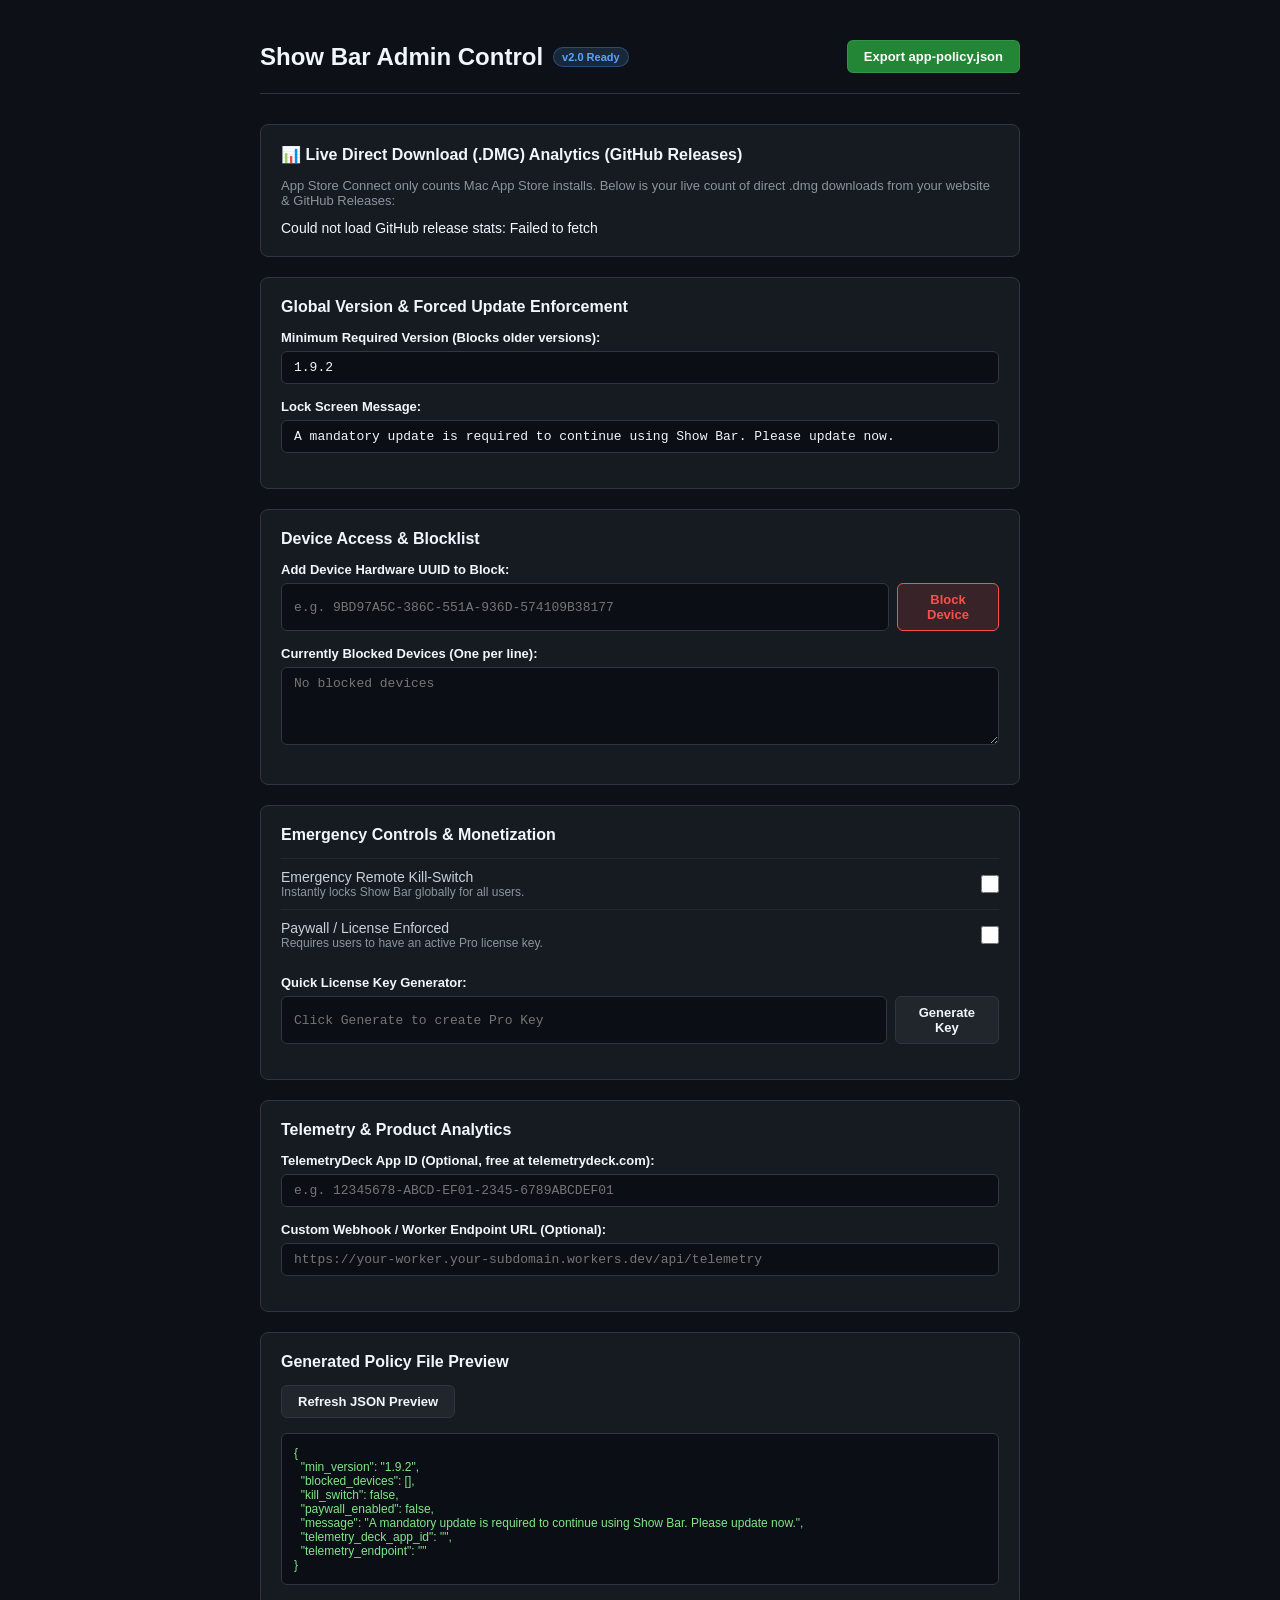
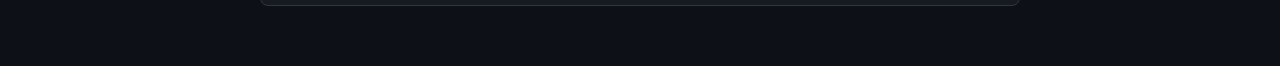
<file: admin.html>
<!DOCTYPE html>
<html lang="en">
<head>
  <meta charset="UTF-8">
  <meta name="viewport" content="width=device-width, initial-scale=1.0">
  <title>Show Bar — Admin Control Panel</title>
  <style>
    :root {
      --bg: #0d1117;
      --card: #161b22;
      --border: #30363d;
      --text: #c9d1d9;
      --text-bright: #f0f6fc;
      --accent: #58a6ff;
      --danger: #f85149;
      --success: #3fb950;
    }
    * { box-sizing: border-box; margin: 0; padding: 0; font-family: -apple-system, BlinkMacSystemFont, "Segoe UI", Helvetica, Arial, sans-serif; }
    body { background: var(--bg); color: var(--text); padding: 40px 20px; display: flex; justify-content: center; }
    .container { max-width: 760px; width: 100%; }
    header { margin-bottom: 30px; display: flex; align-items: center; justify-content: space-between; border-bottom: 1px solid var(--border); padding-bottom: 20px; }
    h1 { font-size: 24px; color: var(--text-bright); display: flex; align-items: center; gap: 10px; }
    .badge { font-size: 11px; padding: 3px 8px; border-radius: 12px; background: rgba(88, 166, 255, 0.15); color: var(--accent); border: 1px solid rgba(88, 166, 255, 0.3); }
    .card { background: var(--card); border: 1px solid var(--border); border-radius: 8px; padding: 20px; margin-bottom: 20px; }
    .card h2 { font-size: 16px; margin-bottom: 14px; color: var(--text-bright); }
    .field { margin-bottom: 15px; }
    label { display: block; font-size: 13px; font-weight: 600; margin-bottom: 6px; color: var(--text-bright); }
    input[type="text"], textarea { width: 100%; background: #0b0e14; border: 1px solid var(--border); border-radius: 6px; padding: 8px 12px; color: var(--text-bright); font-size: 13px; font-family: ui-monospace, SFMono-Regular, monospace; }
    input[type="text"]:focus, textarea:focus { border-color: var(--accent); outline: none; }
    .row { display: flex; gap: 15px; }
    .toggle-row { display: flex; align-items: center; justify-content: space-between; padding: 10px 0; border-top: 1px solid rgba(255,255,255,0.05); }
    .toggle-label { font-size: 14px; }
    .toggle-desc { font-size: 12px; color: #8b949e; }
    input[type="checkbox"] { width: 18px; height: 18px; cursor: pointer; accent-color: var(--accent); }
    .btn { background: #21262d; border: 1px solid var(--border); color: var(--text-bright); padding: 8px 16px; border-radius: 6px; font-size: 13px; font-weight: 600; cursor: pointer; transition: 0.15s; }
    .btn:hover { background: #30363d; border-color: #8b949e; }
    .btn-primary { background: #238636; border-color: rgba(240, 246, 252, 0.1); color: #fff; }
    .btn-primary:hover { background: #2ea043; }
    .btn-danger { background: rgba(248, 81, 73, 0.15); border-color: var(--danger); color: var(--danger); }
    .btn-danger:hover { background: var(--danger); color: #fff; }
    .output-box { margin-top: 15px; }
    pre { background: #0b0e14; border: 1px solid var(--border); padding: 12px; border-radius: 6px; font-size: 12px; color: #7ee787; overflow-x: auto; max-height: 200px; }
  </style>
</head>
<body>
  <div class="container">
    <header>
      <h1>Show Bar Admin Control <span class="badge">v2.0 Ready</span></h1>
      <button class="btn btn-primary" onclick="exportJSON()">Export app-policy.json</button>
    </header>

    <div class="card">
      <h2>📊 Live Direct Download (.DMG) Analytics (GitHub Releases)</h2>
      <p style="font-size: 13px; color: #8b949e; margin-bottom: 12px;">
        App Store Connect only counts Mac App Store installs. Below is your live count of direct <code>.dmg</code> downloads from your website &amp; GitHub Releases:
      </p>
      <div id="downloadStats" style="font-size: 14px; color: var(--text-bright);">Loading live download stats from GitHub API...</div>
    </div>

    <div class="card">
      <h2>Global Version & Forced Update Enforcement</h2>
      <div class="field">
        <label>Minimum Required Version (Blocks older versions):</label>
        <input type="text" id="minVersion" value="1.9.2" placeholder="e.g. 2.0.0">
      </div>
      <div class="field">
        <label>Lock Screen Message:</label>
        <input type="text" id="lockMessage" value="A mandatory update is required to continue using Show Bar. Please update now.">
      </div>
    </div>

    <div class="card">
      <h2>Device Access & Blocklist</h2>
      <div class="field">
        <label>Add Device Hardware UUID to Block:</label>
        <div style="display: flex; gap: 8px;">
          <input type="text" id="newBlockedUUID" placeholder="e.g. 9BD97A5C-386C-551A-936D-574109B38177">
          <button class="btn btn-danger" onclick="addBlocked()">Block Device</button>
        </div>
      </div>
      <div class="field">
        <label>Currently Blocked Devices (One per line):</label>
        <textarea id="blockedList" rows="4" placeholder="No blocked devices"></textarea>
      </div>
    </div>

    <div class="card">
      <h2>Emergency Controls & Monetization</h2>
      <div class="toggle-row">
        <div>
          <div class="toggle-label">Emergency Remote Kill-Switch</div>
          <div class="toggle-desc">Instantly locks Show Bar globally for all users.</div>
        </div>
        <input type="checkbox" id="killSwitch">
      </div>
      <div class="toggle-row">
        <div>
          <div class="toggle-label">Paywall / License Enforced</div>
          <div class="toggle-desc">Requires users to have an active Pro license key.</div>
        </div>
        <input type="checkbox" id="paywallEnabled">
      </div>
      <div class="field" style="margin-top: 15px;">
        <label>Quick License Key Generator:</label>
        <div style="display: flex; gap: 8px;">
          <input type="text" id="genKey" readonly placeholder="Click Generate to create Pro Key">
          <button class="btn" onclick="generateKey()">Generate Key</button>
        </div>
      </div>
    </div>

    <div class="card">
      <h2>Telemetry & Product Analytics</h2>
      <div class="field">
        <label>TelemetryDeck App ID (Optional, free at telemetrydeck.com):</label>
        <input type="text" id="telemetryDeckAppID" placeholder="e.g. 12345678-ABCD-EF01-2345-6789ABCDEF01" oninput="updatePreview()">
      </div>
      <div class="field">
        <label>Custom Webhook / Worker Endpoint URL (Optional):</label>
        <input type="text" id="telemetryEndpoint" placeholder="https://your-worker.your-subdomain.workers.dev/api/telemetry" oninput="updatePreview()">
      </div>
    </div>

    <div class="card">
      <h2>Generated Policy File Preview</h2>
      <button class="btn" onclick="updatePreview()">Refresh JSON Preview</button>
      <div class="output-box">
        <pre id="jsonPreview"></pre>
      </div>
    </div>
  </div>

  <script>
    function getBlockedArray() {
      return document.getElementById('blockedList').value
        .split('\n')
        .map(s => s.trim())
        .filter(s => s.length > 0);
    }

    function addBlocked() {
      const val = document.getElementById('newBlockedUUID').value.trim();
      if (!val) return;
      const arr = getBlockedArray();
      if (!arr.includes(val)) {
        arr.push(val);
        document.getElementById('blockedList').value = arr.join('\n');
      }
      document.getElementById('newBlockedUUID').value = '';
      updatePreview();
    }

    function generateKey() {
      const seg = () => Math.random().toString(36).substring(2, 6).toUpperCase();
      document.getElementById('genKey').value = `SB-PRO-${seg()}-${seg()}-${seg()}`;
    }

    function getPolicyObject() {
      return {
        min_version: document.getElementById('minVersion').value.trim() || '1.9.2',
        blocked_devices: getBlockedArray(),
        kill_switch: document.getElementById('killSwitch').checked,
        paywall_enabled: document.getElementById('paywallEnabled').checked,
        message: document.getElementById('lockMessage').value.trim(),
        telemetry_deck_app_id: (document.getElementById('telemetryDeckAppID') ? document.getElementById('telemetryDeckAppID').value.trim() : ''),
        telemetry_endpoint: (document.getElementById('telemetryEndpoint') ? document.getElementById('telemetryEndpoint').value.trim() : '')
      };
    }

    function updatePreview() {
      const obj = getPolicyObject();
      document.getElementById('jsonPreview').textContent = JSON.stringify(obj, null, 2);
    }

    function exportJSON() {
      const obj = getPolicyObject();
      const blob = new Blob([JSON.stringify(obj, null, 2)], { type: 'application/json' });
      const a = document.createElement('a');
      a.href = URL.createObjectURL(blob);
      a.download = 'app-policy.json';
      a.click();
    }

    async function loadDownloadStats() {
      const box = document.getElementById('downloadStats');
      try {
        const res = await fetch('https://api.github.com/repos/rept0rix/show-bar/releases');
        if (!res.ok) throw new Error('GitHub API status ' + res.status);
        const releases = await res.json();
        let total = 0;
        const rows = releases.map(r => {
          const count = (r.assets || []).reduce((acc, a) => acc + (a.download_count || 0), 0);
          total += count;
          return `<div style="display:flex;justify-content:space-between;padding:4px 0;border-bottom:1px solid rgba(255,255,255,0.05);"><span><code>${r.tag_name}</code> (${r.name || r.tag_name})</span><strong>${count} downloads</strong></div>`;
        }).join('');
        box.innerHTML = `<div style="font-size:20px;font-weight:700;color:var(--success);margin-bottom:10px;">Total Direct DMG Downloads: ${total}</div>` + rows;
      } catch (err) {
        box.textContent = 'Could not load GitHub release stats: ' + err.message;
      }
    }

    updatePreview();
    loadDownloadStats();
  </script>
</body>
</html>
</file>
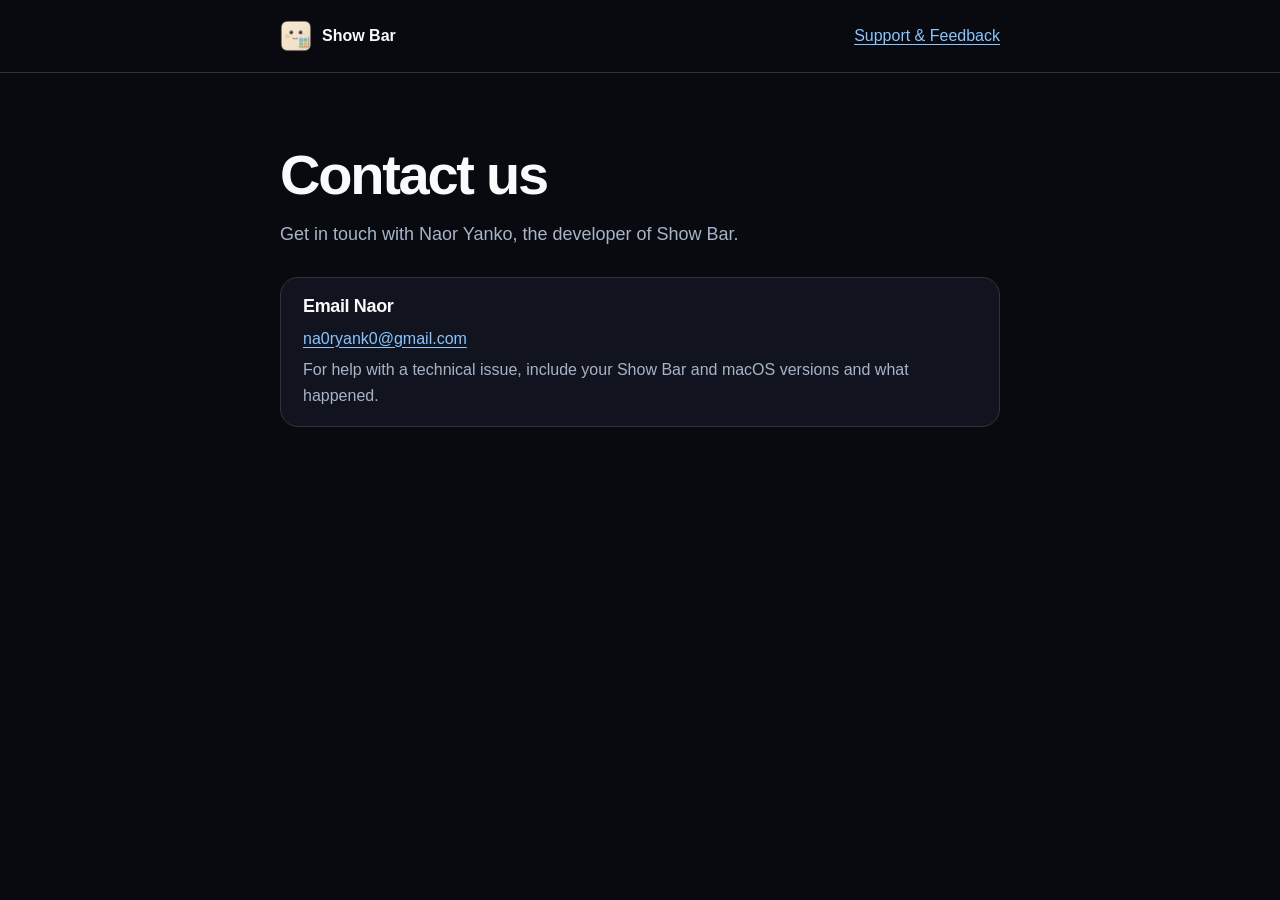
<file: contact.html>
<!doctype html>
<html lang="en">
<head>
  <meta charset="utf-8">
  <meta name="viewport" content="width=device-width, initial-scale=1">
  <meta name="description" content="Contact Naor Yanko with questions or private feedback about Show Bar for macOS.">
  <link rel="canonical" href="https://rept0rix.github.io/show-bar/contact.html">
  <link rel="icon" href="logo.png" type="image/png">
  <link rel="stylesheet" href="support.css">
  <title>Contact Us | Show Bar</title>
</head>
<body>
  <header class="site-header">
    <div class="wrap">
      <a class="brand" href="./"><img src="logo.png" width="32" height="32" alt=""> Show Bar</a>
      <a href="support.html">Support &amp; Feedback</a>
    </div>
  </header>
  <main class="wrap">
    <h1>Contact us</h1>
    <p class="intro">Get in touch with Naor Yanko, the developer of Show Bar.</p>
    <section class="channels channel">
      <h2>Email Naor</h2>
      <a class="contact-email" href="mailto:na0ryank0@gmail.com?subject=Show%20Bar%20Contact">na0ryank0@gmail.com</a>
      <p>For help with a technical issue, include your Show Bar and macOS versions and what happened.</p>
    </section>
  </main>
</body>
</html>
</file>
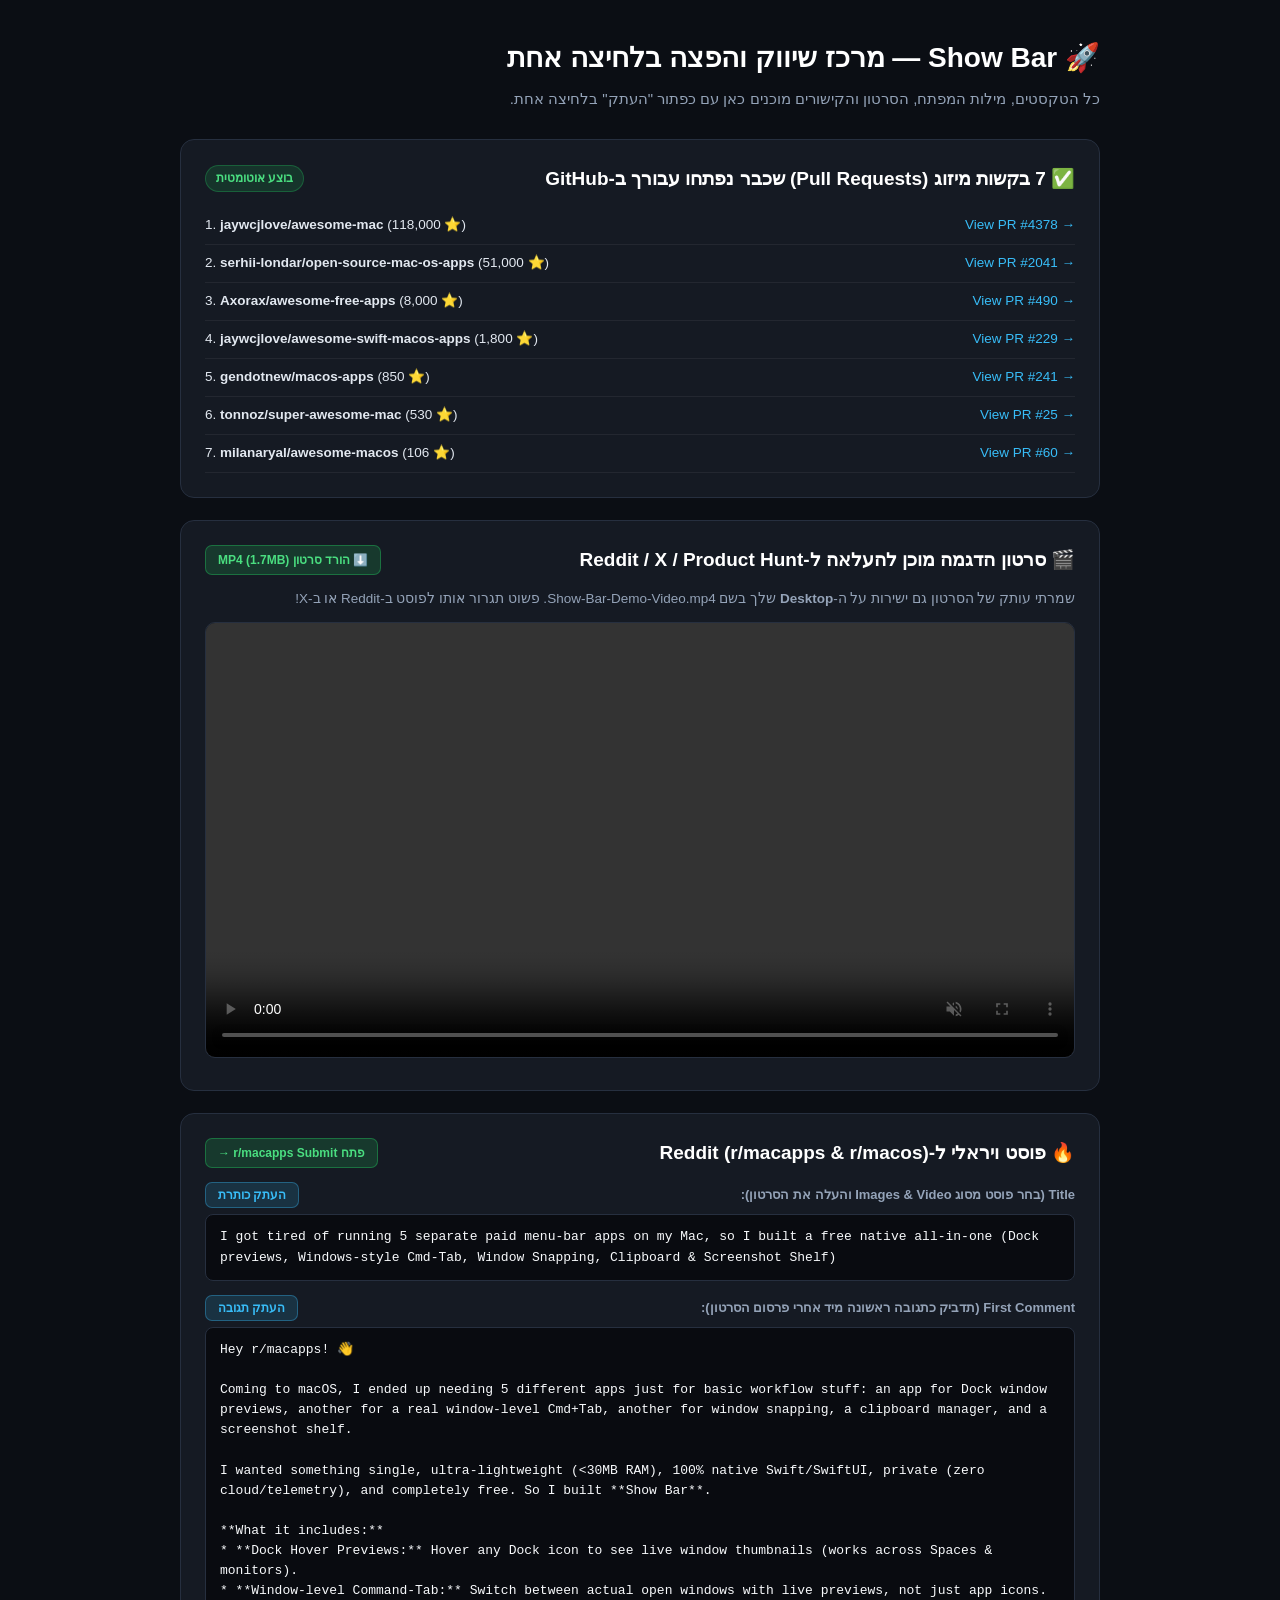
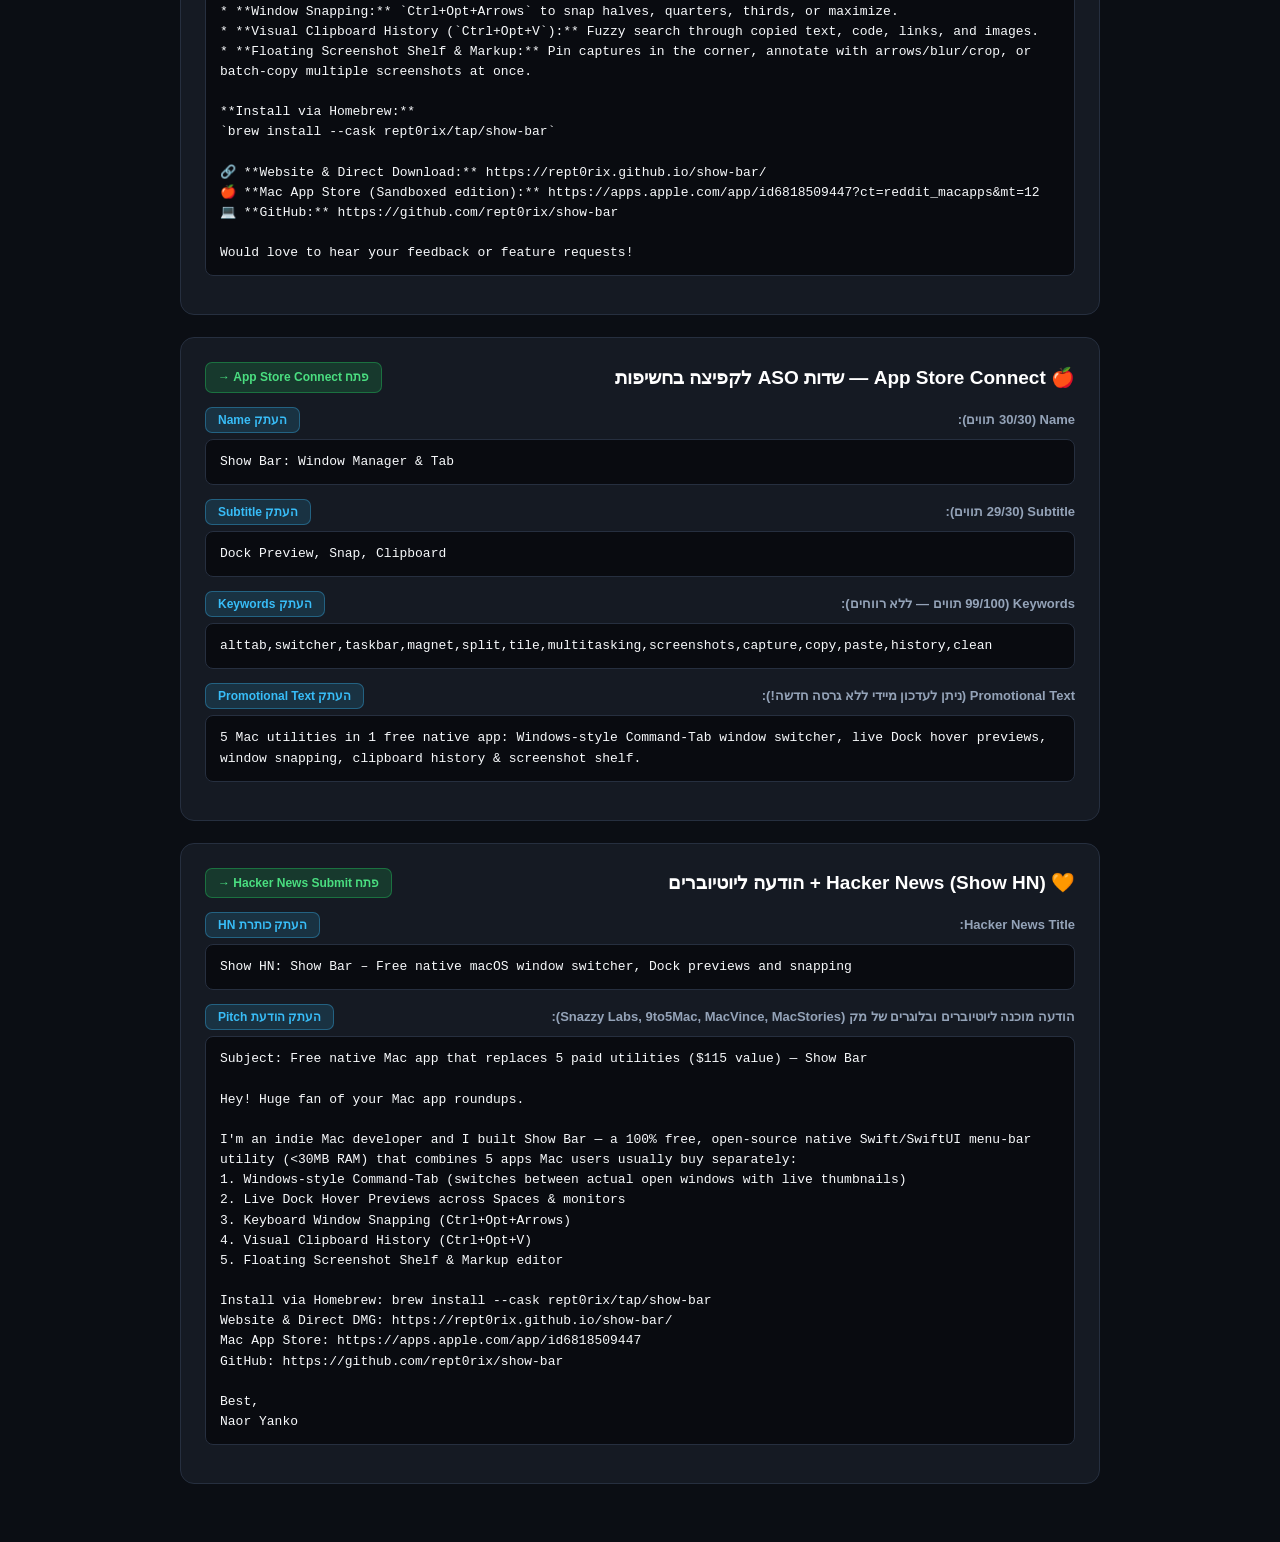
<file: launch-kit.html>
<!DOCTYPE html>
<html lang="he" dir="rtl">
<head>
  <meta charset="UTF-8">
  <meta name="viewport" content="width=device-width, initial-scale=1.0">
  <title>Show Bar — מרכז שיווק והפצה בלחיצה אחת</title>
  <style>
    :root {
      --bg: #0b0e14;
      --card: #151a23;
      --border: #262f3f;
      --text: #e2e8f0;
      --muted: #94a3b8;
      --accent: #38bdf8;
      --green: #22c55e;
    }
    * { box-sizing: border-box; margin: 0; padding: 0; font-family: -apple-system, BlinkMacSystemFont, "SF Pro Text", "Helvetica Neue", sans-serif; }
    body { background: var(--bg); color: var(--text); padding: 36px 20px; line-height: 1.55; }
    .wrap { max-width: 920px; margin: 0 auto; }
    h1 { font-size: 28px; margin-bottom: 8px; color: #fff; }
    .sub { color: var(--muted); font-size: 15px; margin-bottom: 28px; }
    .card { background: var(--card); border: 1px solid var(--border); border-radius: 14px; padding: 24px; margin-bottom: 22px; }
    .card h2 { font-size: 19px; color: #fff; margin-bottom: 14px; display: flex; align-items: center; justify-content: space-between; gap: 10px; flex-wrap: wrap; }
    .badge { font-size: 12px; padding: 3px 10px; border-radius: 99px; background: rgba(34, 197, 94, 0.15); color: #4ade80; border: 1px solid rgba(34, 197, 94, 0.3); }
    .field { margin-bottom: 14px; }
    .field-header { display: flex; justify-content: space-between; align-items: center; margin-bottom: 6px; font-size: 13px; color: var(--muted); font-weight: 600; }
    pre, .copy-box {
      direction: ltr;
      text-align: left;
      background: #090b10;
      border: 1px solid var(--border);
      border-radius: 8px;
      padding: 12px 14px;
      font-size: 13px;
      color: #f8fafc;
      font-family: ui-monospace, SFMono-Regular, Menlo, monospace;
      white-space: pre-wrap;
      word-break: break-word;
    }
    .btn {
      display: inline-flex;
      align-items: center;
      gap: 6px;
      background: rgba(56, 189, 248, 0.15);
      border: 1px solid rgba(56, 189, 248, 0.35);
      color: var(--accent);
      padding: 5px 12px;
      border-radius: 7px;
      font-size: 12px;
      font-weight: 600;
      cursor: pointer;
      text-decoration: none;
      transition: 0.15s;
    }
    .btn:hover { background: rgba(56, 189, 248, 0.25); }
    .btn-green { background: rgba(34, 197, 94, 0.18); border-color: rgba(34, 197, 94, 0.4); color: #4ade80; }
    .pr-list { list-style: none; direction: ltr; text-align: left; }
    .pr-list li { padding: 8px 0; border-bottom: 1px solid rgba(255,255,255,0.06); display: flex; justify-content: space-between; align-items: center; gap: 10px; font-size: 13.5px; }
    .pr-list a { color: var(--accent); text-decoration: none; }
    .pr-list a:hover { text-decoration: underline; }
  </style>
</head>
<body>
  <div class="wrap">
    <h1>🚀 Show Bar — מרכז שיווק והפצה בלחיצה אחת</h1>
    <p class="sub">כל הטקסטים, מילות המפתח, הסרטון והקישורים מוכנים כאן עם כפתור "העתק" בלחיצה אחת.</p>

    <!-- Section 1: Live PRs already submitted -->
    <div class="card">
      <h2>
        <span>✅ 7 בקשות מיזוג (Pull Requests) שכבר נפתחו עבורך ב-GitHub</span>
        <span class="badge">בוצע אוטומטית</span>
      </h2>
      <ul class="pr-list">
        <li><span>1. <strong>jaywcjlove/awesome-mac</strong> (118,000 ⭐)</span> <a href="https://github.com/jaywcjlove/awesome-mac/pull/4378" target="_blank">View PR #4378 &rarr;</a></li>
        <li><span>2. <strong>serhii-londar/open-source-mac-os-apps</strong> (51,000 ⭐)</span> <a href="https://github.com/serhii-londar/open-source-mac-os-apps/pull/2041" target="_blank">View PR #2041 &rarr;</a></li>
        <li><span>3. <strong>Axorax/awesome-free-apps</strong> (8,000 ⭐)</span> <a href="https://github.com/Axorax/awesome-free-apps/pull/490" target="_blank">View PR #490 &rarr;</a></li>
        <li><span>4. <strong>jaywcjlove/awesome-swift-macos-apps</strong> (1,800 ⭐)</span> <a href="https://github.com/jaywcjlove/awesome-swift-macos-apps/pull/229" target="_blank">View PR #229 &rarr;</a></li>
        <li><span>5. <strong>gendotnew/macos-apps</strong> (850 ⭐)</span> <a href="https://github.com/gendotnew/macos-apps/pull/241" target="_blank">View PR #241 &rarr;</a></li>
        <li><span>6. <strong>tonnoz/super-awesome-mac</strong> (530 ⭐)</span> <a href="https://github.com/tonnoz/super-awesome-mac/pull/25" target="_blank">View PR #25 &rarr;</a></li>
        <li><span>7. <strong>milanaryal/awesome-macos</strong> (106 ⭐)</span> <a href="https://github.com/milanaryal/awesome-macos/pull/60" target="_blank">View PR #60 &rarr;</a></li>
      </ul>
    </div>

    <!-- Section 2: Demo Video -->
    <div class="card">
      <h2>
        <span>🎬 סרטון הדגמה מוכן להעלאה ל-Reddit / X / Product Hunt</span>
        <a class="btn btn-green" href="show-bar-demo.mp4" download="Show-Bar-Demo.mp4">⬇️ הורד סרטון MP4 (1.7MB)</a>
      </h2>
      <p style="font-size: 13.5px; color: var(--muted); margin-bottom: 12px;">
        שמרתי עותק של הסרטון גם ישירות על ה-<strong>Desktop</strong> שלך בשם <code>Show-Bar-Demo-Video.mp4</code>. פשוט תגרור אותו לפוסט ב-Reddit או ב-X!
      </p>
      <video src="show-bar-demo.mp4" controls autoplay loop muted playsinline style="width: 100%; border-radius: 10px; border: 1px solid var(--border);"></video>
    </div>

    <!-- Section 3: Reddit r/macapps -->
    <div class="card">
      <h2>
        <span>🔥 פוסט ויראלי ל-Reddit (r/macapps &amp; r/macos)</span>
        <a class="btn btn-green" href="https://www.reddit.com/r/macapps/submit" target="_blank">פתח r/macapps Submit &rarr;</a>
      </h2>
      <div class="field">
        <div class="field-header">
          <span>Title (בחר פוסט מסוג Images &amp; Video והעלה את הסרטון):</span>
          <button class="btn" onclick="copyId('redditTitle', this)">העתק כותרת</button>
        </div>
        <div class="copy-box" id="redditTitle">I got tired of running 5 separate paid menu-bar apps on my Mac, so I built a free native all-in-one (Dock previews, Windows-style Cmd-Tab, Window Snapping, Clipboard &amp; Screenshot Shelf)</div>
      </div>
      <div class="field">
        <div class="field-header">
          <span>First Comment (תדביק כתגובה ראשונה מיד אחרי פרסום הסרטון):</span>
          <button class="btn" onclick="copyId('redditComment', this)">העתק תגובה</button>
        </div>
        <pre id="redditComment">Hey r/macapps! 👋

Coming to macOS, I ended up needing 5 different apps just for basic workflow stuff: an app for Dock window previews, another for a real window-level Cmd+Tab, another for window snapping, a clipboard manager, and a screenshot shelf.

I wanted something single, ultra-lightweight (&lt;30MB RAM), 100% native Swift/SwiftUI, private (zero cloud/telemetry), and completely free. So I built **Show Bar**.

**What it includes:**
* **Dock Hover Previews:** Hover any Dock icon to see live window thumbnails (works across Spaces &amp; monitors).
* **Window-level Command-Tab:** Switch between actual open windows with live previews, not just app icons.
* **Window Snapping:** `Ctrl+Opt+Arrows` to snap halves, quarters, thirds, or maximize.
* **Visual Clipboard History (`Ctrl+Opt+V`):** Fuzzy search through copied text, code, links, and images.
* **Floating Screenshot Shelf &amp; Markup:** Pin captures in the corner, annotate with arrows/blur/crop, or batch-copy multiple screenshots at once.

**Install via Homebrew:**
`brew install --cask rept0rix/tap/show-bar`

🔗 **Website &amp; Direct Download:** https://rept0rix.github.io/show-bar/
🍎 **Mac App Store (Sandboxed edition):** https://apps.apple.com/app/id6818509447?ct=reddit_macapps&amp;mt=12
💻 **GitHub:** https://github.com/rept0rix/show-bar

Would love to hear your feedback or feature requests!</pre>
      </div>
    </div>

    <!-- Section 4: App Store Connect ASO -->
    <div class="card">
      <h2>
        <span>🍎 App Store Connect — שדות ASO לקפיצה בחשיפות</span>
        <a class="btn btn-green" href="https://appstoreconnect.apple.com/apps/6818509447/distribution" target="_blank">פתח App Store Connect &rarr;</a>
      </h2>
      <div class="field">
        <div class="field-header">
          <span>Name (30/30 תווים):</span>
          <button class="btn" onclick="copyId('asoName', this)">העתק Name</button>
        </div>
        <div class="copy-box" id="asoName">Show Bar: Window Manager &amp; Tab</div>
      </div>
      <div class="field">
        <div class="field-header">
          <span>Subtitle (29/30 תווים):</span>
          <button class="btn" onclick="copyId('asoSub', this)">העתק Subtitle</button>
        </div>
        <div class="copy-box" id="asoSub">Dock Preview, Snap, Clipboard</div>
      </div>
      <div class="field">
        <div class="field-header">
          <span>Keywords (99/100 תווים — ללא רווחים):</span>
          <button class="btn" onclick="copyId('asoKw', this)">העתק Keywords</button>
        </div>
        <div class="copy-box" id="asoKw">alttab,switcher,taskbar,magnet,split,tile,multitasking,screenshots,capture,copy,paste,history,clean</div>
      </div>
      <div class="field">
        <div class="field-header">
          <span>Promotional Text (ניתן לעדכון מיידי ללא גרסה חדשה!):</span>
          <button class="btn" onclick="copyId('asoPromo', this)">העתק Promotional Text</button>
        </div>
        <div class="copy-box" id="asoPromo">5 Mac utilities in 1 free native app: Windows-style Command-Tab window switcher, live Dock hover previews, window snapping, clipboard history &amp; screenshot shelf.</div>
      </div>
    </div>

    <!-- Section 5: Hacker News & Creator Pitch -->
    <div class="card">
      <h2>
        <span>🧡 Hacker News (Show HN) + הודעה ליוטיוברים</span>
        <a class="btn btn-green" href="https://news.ycombinator.com/submit" target="_blank">פתח Hacker News Submit &rarr;</a>
      </h2>
      <div class="field">
        <div class="field-header">
          <span>Hacker News Title:</span>
          <button class="btn" onclick="copyId('hnTitle', this)">העתק כותרת HN</button>
        </div>
        <div class="copy-box" id="hnTitle">Show HN: Show Bar – Free native macOS window switcher, Dock previews and snapping</div>
      </div>
      <div class="field">
        <div class="field-header">
          <span>הודעה מוכנה ליוטיוברים ובלוגרים של מק (Snazzy Labs, 9to5Mac, MacVince, MacStories):</span>
          <button class="btn" onclick="copyId('pitchText', this)">העתק הודעת Pitch</button>
        </div>
        <pre id="pitchText">Subject: Free native Mac app that replaces 5 paid utilities ($115 value) — Show Bar

Hey! Huge fan of your Mac app roundups.

I'm an indie Mac developer and I built Show Bar — a 100% free, open-source native Swift/SwiftUI menu-bar utility (&lt;30MB RAM) that combines 5 apps Mac users usually buy separately:
1. Windows-style Command-Tab (switches between actual open windows with live thumbnails)
2. Live Dock Hover Previews across Spaces &amp; monitors
3. Keyboard Window Snapping (Ctrl+Opt+Arrows)
4. Visual Clipboard History (Ctrl+Opt+V)
5. Floating Screenshot Shelf &amp; Markup editor

Install via Homebrew: brew install --cask rept0rix/tap/show-bar
Website &amp; Direct DMG: https://rept0rix.github.io/show-bar/
Mac App Store: https://apps.apple.com/app/id6818509447
GitHub: https://github.com/rept0rix/show-bar

Best,
Naor Yanko</pre>
      </div>
    </div>
  </div>

  <script>
    function copyId(id, btn) {
      const text = document.getElementById(id).innerText;
      navigator.clipboard.writeText(text);
      const old = btn.innerText;
      btn.innerText = '✓ הועתק!';
      setTimeout(() => { btn.innerText = old; }, 1600);
    }
  </script>
</body>
</html>
</file>
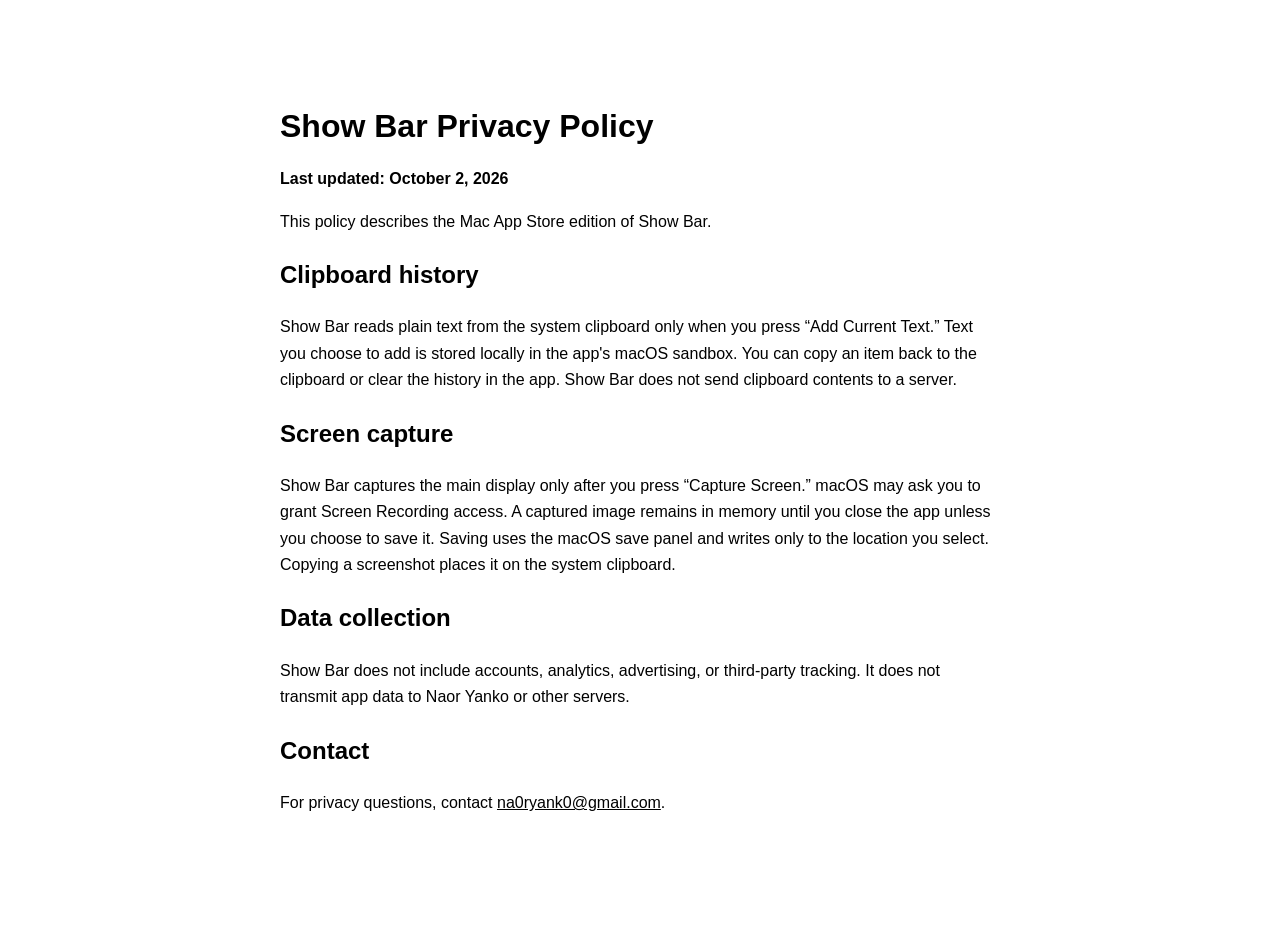
<file: privacy.html>
<!doctype html>
<html lang="en">
<head>
  <meta charset="utf-8">
  <meta name="viewport" content="width=device-width, initial-scale=1">
  <meta name="robots" content="index,follow">
  <title>Show Bar Privacy</title>
  <style>
    :root { color-scheme: light dark; font-family: -apple-system, BlinkMacSystemFont, "Segoe UI", sans-serif; }
    body { max-width: 720px; margin: 12vh auto; padding: 0 24px; line-height: 1.65; }
    h1 { line-height: 1.15; }
    a { color: inherit; }
  </style>
</head>
<body>
  <main>
    <h1>Show Bar Privacy Policy</h1>
    <p><strong>Last updated: October 2, 2026</strong></p>
    <p>This policy describes the Mac App Store edition of Show Bar.</p>
    <h2>Clipboard history</h2>
    <p>Show Bar reads plain text from the system clipboard only when you press “Add Current Text.” Text you choose to add is stored locally in the app's macOS sandbox. You can copy an item back to the clipboard or clear the history in the app. Show Bar does not send clipboard contents to a server.</p>
    <h2>Screen capture</h2>
    <p>Show Bar captures the main display only after you press “Capture Screen.” macOS may ask you to grant Screen Recording access. A captured image remains in memory until you close the app unless you choose to save it. Saving uses the macOS save panel and writes only to the location you select. Copying a screenshot places it on the system clipboard.</p>
    <h2>Data collection</h2>
    <p>Show Bar does not include accounts, analytics, advertising, or third-party tracking. It does not transmit app data to Naor Yanko or other servers.</p>
    <h2>Contact</h2>
    <p>For privacy questions, contact <a href="mailto:na0ryank0@gmail.com">na0ryank0@gmail.com</a>.</p>
  </main>
</body>
</html>
</file>
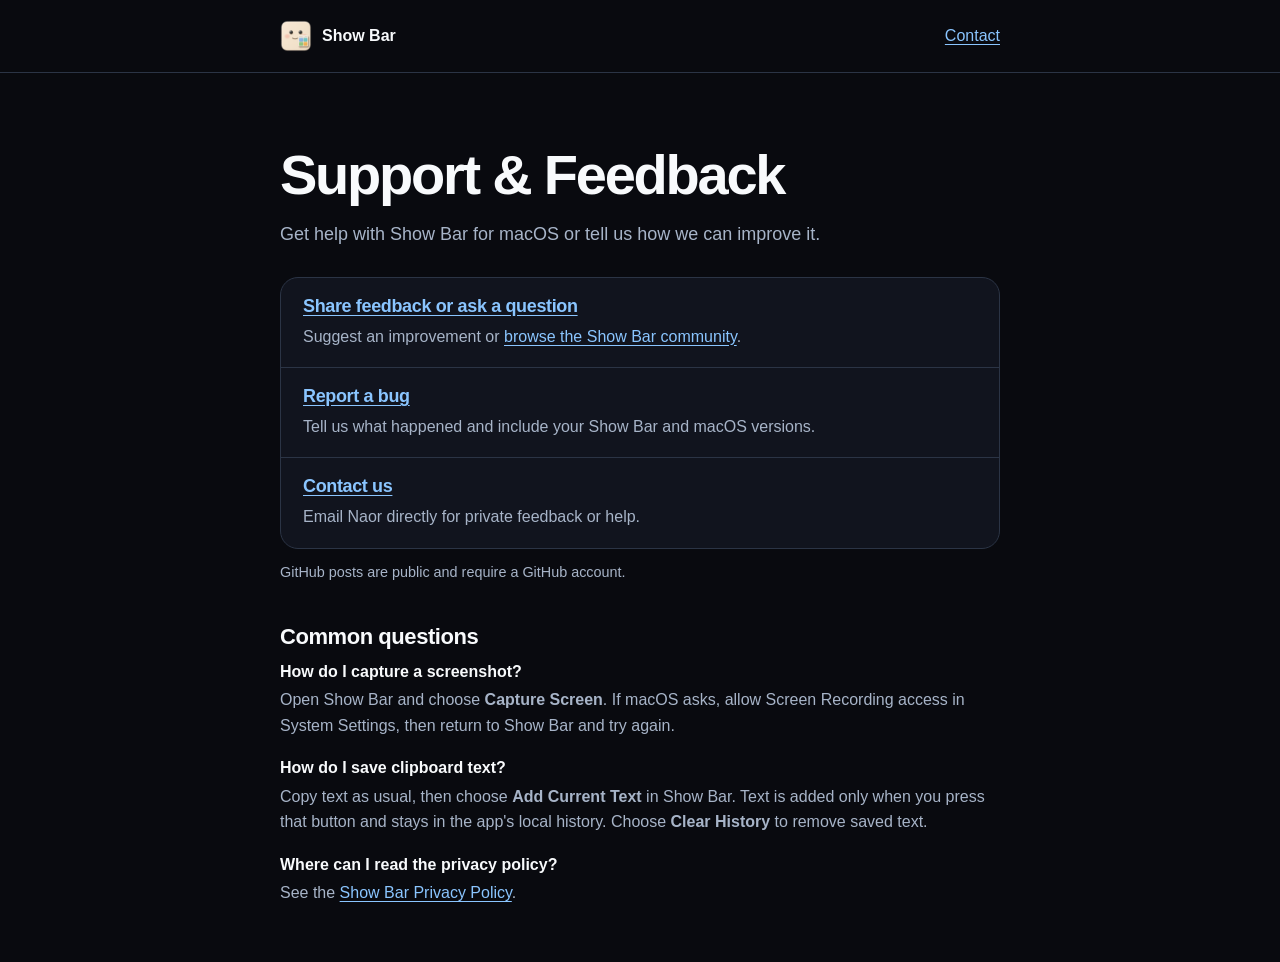
<file: support.html>
<!doctype html>
<html lang="en">
<head>
  <meta charset="utf-8">
  <meta name="viewport" content="width=device-width, initial-scale=1">
  <meta name="robots" content="index,follow">
  <meta name="description" content="Get help with Show Bar for macOS, share feedback, or report a bug.">
  <link rel="canonical" href="https://rept0rix.github.io/show-bar/support.html">
  <link rel="icon" href="logo.png" type="image/png">
  <title>Support &amp; Feedback | Show Bar</title>
  <link rel="stylesheet" href="support.css">
</head>
<body>
  <header class="site-header">
    <div class="wrap">
      <a class="brand" href="./"><img src="logo.png" width="32" height="32" alt=""> Show Bar</a>
      <a href="contact.html">Contact</a>
    </div>
  </header>
  <main class="wrap">
    <h1>Support &amp; Feedback</h1>
    <p class="intro">Get help with Show Bar for macOS or tell us how we can improve it.</p>

    <div class="channels">
      <section class="channel">
        <h2><a href="https://github.com/rept0rix/show-bar/discussions/new">Share feedback or ask a question</a></h2>
        <p>Suggest an improvement or <a href="https://github.com/rept0rix/show-bar/discussions">browse the Show Bar community</a>.</p>
      </section>
      <section class="channel">
        <h2><a href="https://github.com/rept0rix/show-bar/issues/new?template=bug-report.yml">Report a bug</a></h2>
        <p>Tell us what happened and include your Show Bar and macOS versions.</p>
      </section>
      <section class="channel">
        <h2><a href="contact.html">Contact us</a></h2>
        <p>Email Naor directly for private feedback or help.</p>
      </section>
    </div>
    <p class="posting-note">GitHub posts are public and require a GitHub account.</p>

    <section class="faq" aria-labelledby="common-questions">
      <h2 id="common-questions">Common questions</h2>
      <div class="answer">
        <h3>How do I capture a screenshot?</h3>
        <p>Open Show Bar and choose <strong>Capture Screen</strong>. If macOS asks, allow Screen Recording access in System Settings, then return to Show Bar and try again.</p>
      </div>
      <div class="answer">
        <h3>How do I save clipboard text?</h3>
        <p>Copy text as usual, then choose <strong>Add Current Text</strong> in Show Bar. Text is added only when you press that button and stays in the app's local history. Choose <strong>Clear History</strong> to remove saved text.</p>
      </div>
      <div class="answer">
        <h3>Where can I read the privacy policy?</h3>
        <p>See the <a href="privacy.html">Show Bar Privacy Policy</a>.</p>
      </div>
    </section>
  </main>
</body>
</html>
</file>
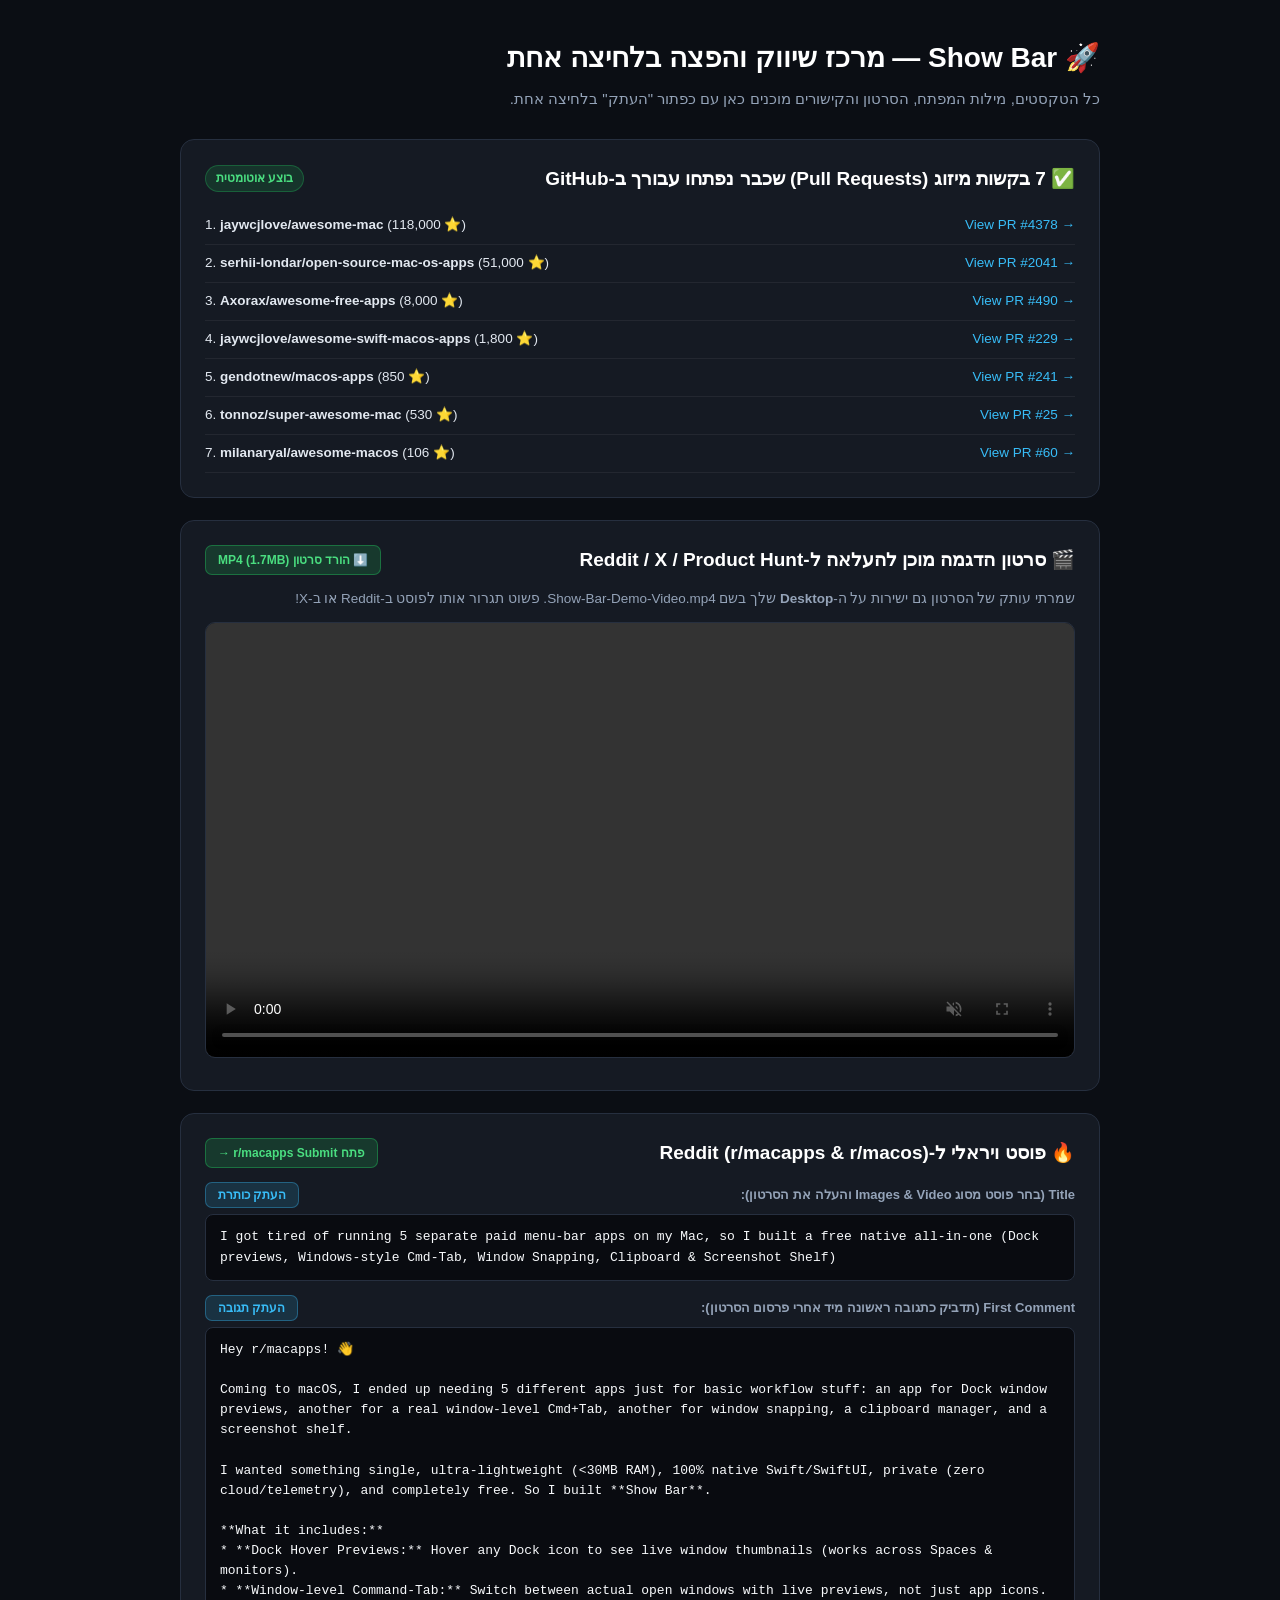
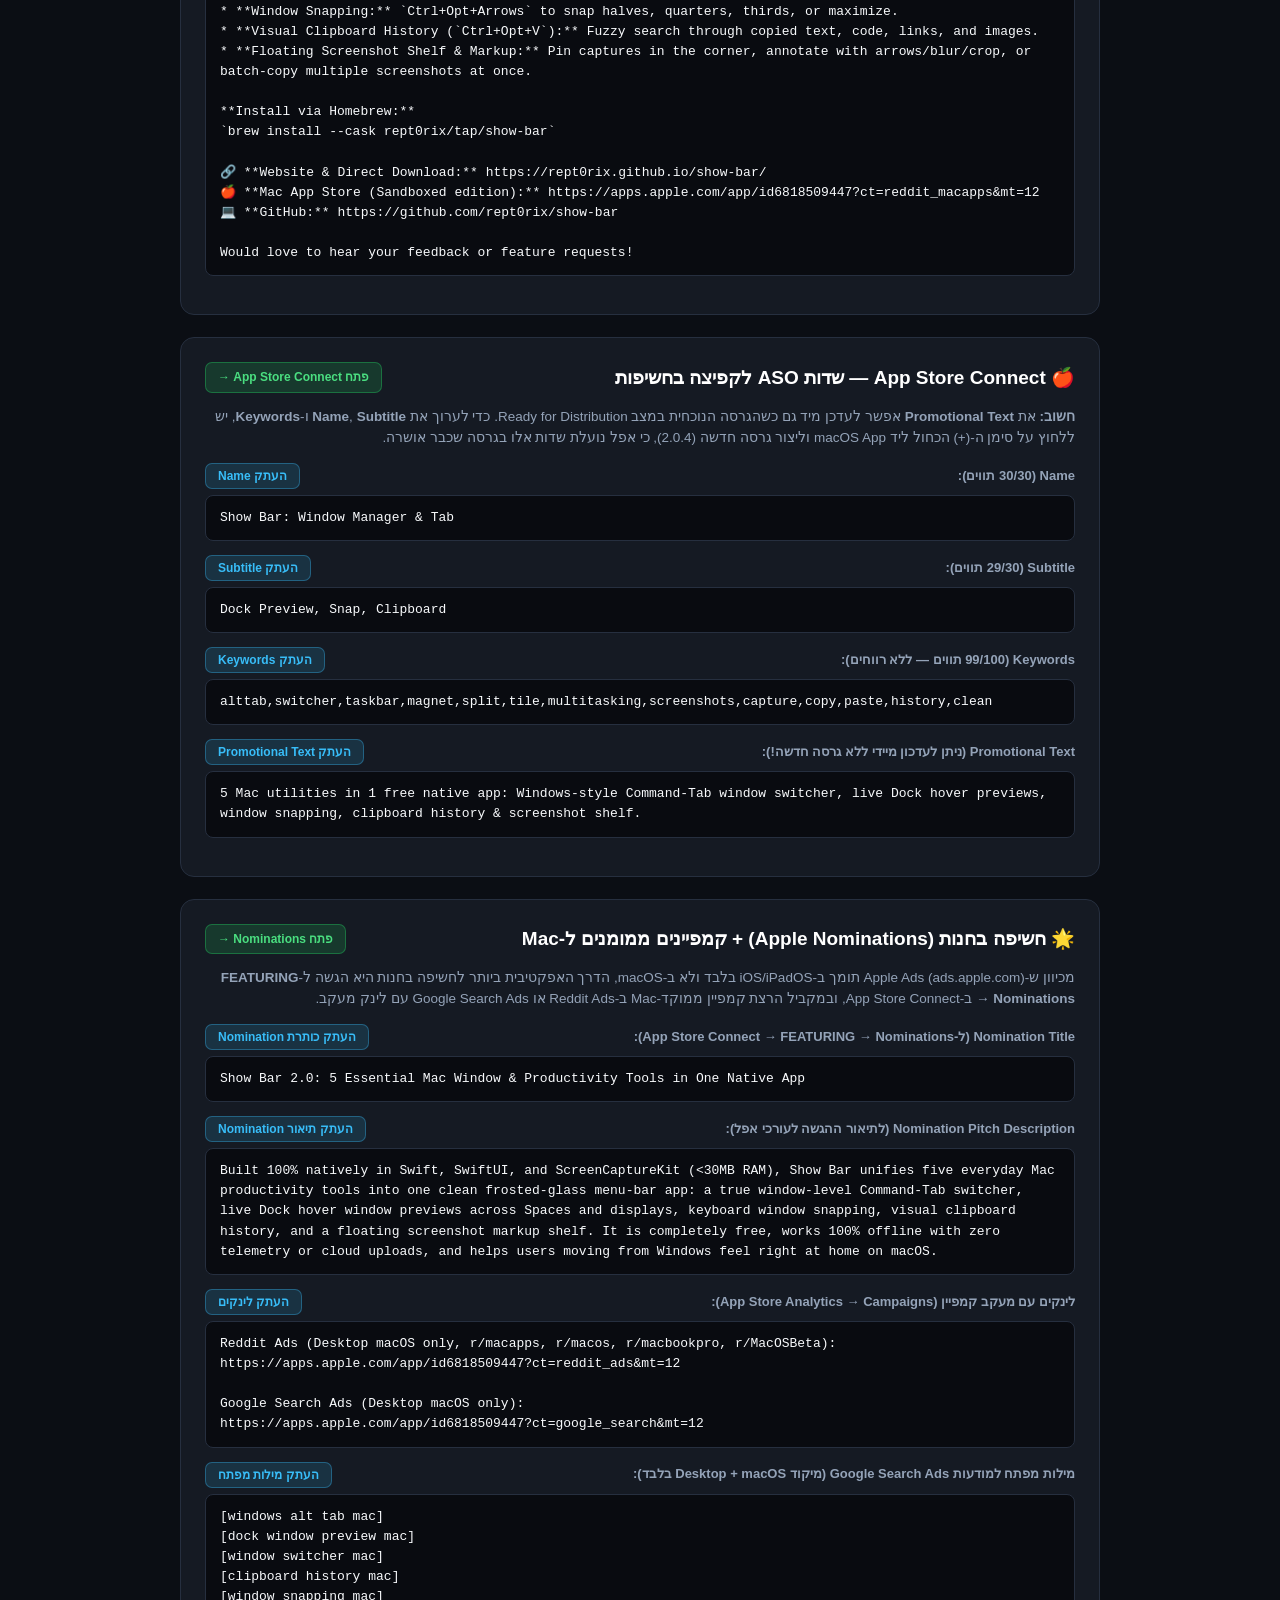
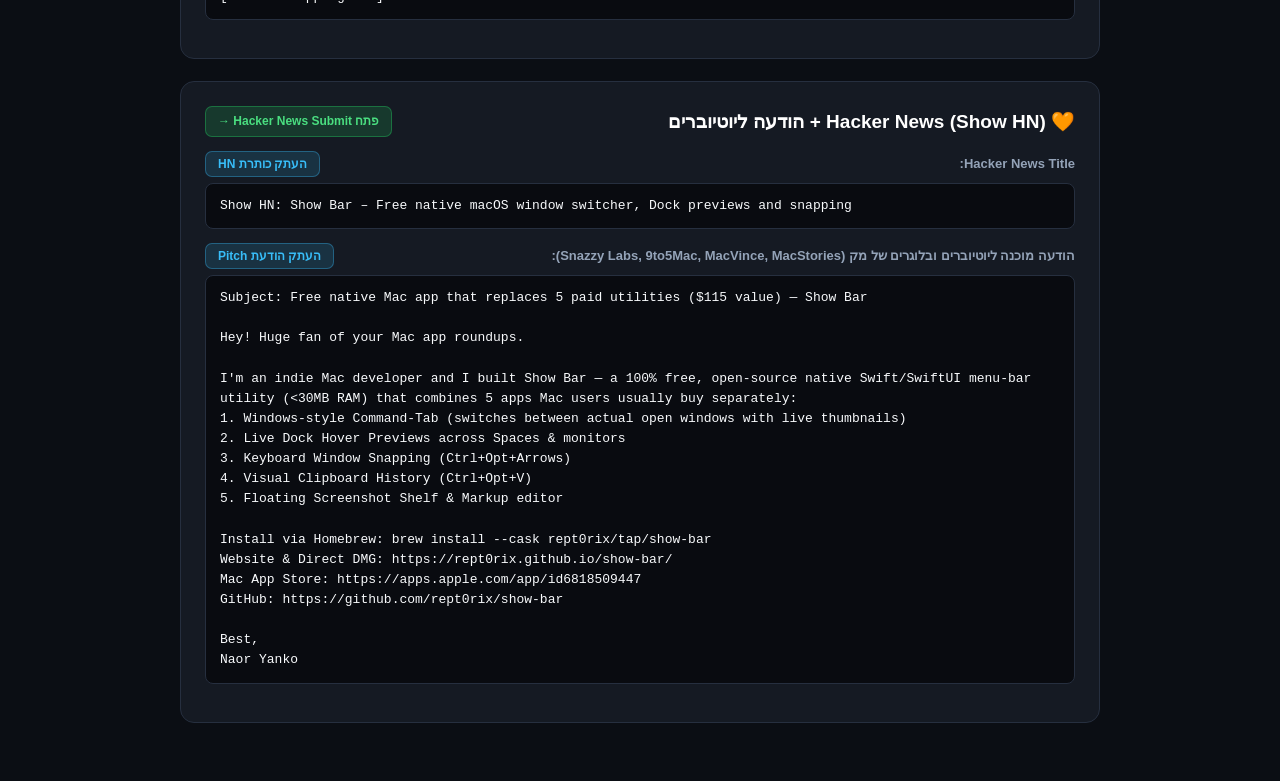
<file: site/launch-kit.html>
<!DOCTYPE html>
<html lang="he" dir="rtl">
<head>
  <meta charset="UTF-8">
  <meta name="viewport" content="width=device-width, initial-scale=1.0">
  <title>Show Bar — מרכז שיווק והפצה בלחיצה אחת</title>
  <style>
    :root {
      --bg: #0b0e14;
      --card: #151a23;
      --border: #262f3f;
      --text: #e2e8f0;
      --muted: #94a3b8;
      --accent: #38bdf8;
      --green: #22c55e;
    }
    * { box-sizing: border-box; margin: 0; padding: 0; font-family: -apple-system, BlinkMacSystemFont, "SF Pro Text", "Helvetica Neue", sans-serif; }
    body { background: var(--bg); color: var(--text); padding: 36px 20px; line-height: 1.55; }
    .wrap { max-width: 920px; margin: 0 auto; }
    h1 { font-size: 28px; margin-bottom: 8px; color: #fff; }
    .sub { color: var(--muted); font-size: 15px; margin-bottom: 28px; }
    .card { background: var(--card); border: 1px solid var(--border); border-radius: 14px; padding: 24px; margin-bottom: 22px; }
    .card h2 { font-size: 19px; color: #fff; margin-bottom: 14px; display: flex; align-items: center; justify-content: space-between; gap: 10px; flex-wrap: wrap; }
    .badge { font-size: 12px; padding: 3px 10px; border-radius: 99px; background: rgba(34, 197, 94, 0.15); color: #4ade80; border: 1px solid rgba(34, 197, 94, 0.3); }
    .field { margin-bottom: 14px; }
    .field-header { display: flex; justify-content: space-between; align-items: center; margin-bottom: 6px; font-size: 13px; color: var(--muted); font-weight: 600; }
    pre, .copy-box {
      direction: ltr;
      text-align: left;
      background: #090b10;
      border: 1px solid var(--border);
      border-radius: 8px;
      padding: 12px 14px;
      font-size: 13px;
      color: #f8fafc;
      font-family: ui-monospace, SFMono-Regular, Menlo, monospace;
      white-space: pre-wrap;
      word-break: break-word;
    }
    .btn {
      display: inline-flex;
      align-items: center;
      gap: 6px;
      background: rgba(56, 189, 248, 0.15);
      border: 1px solid rgba(56, 189, 248, 0.35);
      color: var(--accent);
      padding: 5px 12px;
      border-radius: 7px;
      font-size: 12px;
      font-weight: 600;
      cursor: pointer;
      text-decoration: none;
      transition: 0.15s;
    }
    .btn:hover { background: rgba(56, 189, 248, 0.25); }
    .btn-green { background: rgba(34, 197, 94, 0.18); border-color: rgba(34, 197, 94, 0.4); color: #4ade80; }
    .pr-list { list-style: none; direction: ltr; text-align: left; }
    .pr-list li { padding: 8px 0; border-bottom: 1px solid rgba(255,255,255,0.06); display: flex; justify-content: space-between; align-items: center; gap: 10px; font-size: 13.5px; }
    .pr-list a { color: var(--accent); text-decoration: none; }
    .pr-list a:hover { text-decoration: underline; }
  </style>
</head>
<body>
  <div class="wrap">
    <h1>🚀 Show Bar — מרכז שיווק והפצה בלחיצה אחת</h1>
    <p class="sub">כל הטקסטים, מילות המפתח, הסרטון והקישורים מוכנים כאן עם כפתור "העתק" בלחיצה אחת.</p>

    <!-- Section 1: Live PRs already submitted -->
    <div class="card">
      <h2>
        <span>✅ 7 בקשות מיזוג (Pull Requests) שכבר נפתחו עבורך ב-GitHub</span>
        <span class="badge">בוצע אוטומטית</span>
      </h2>
      <ul class="pr-list">
        <li><span>1. <strong>jaywcjlove/awesome-mac</strong> (118,000 ⭐)</span> <a href="https://github.com/jaywcjlove/awesome-mac/pull/4378" target="_blank">View PR #4378 &rarr;</a></li>
        <li><span>2. <strong>serhii-londar/open-source-mac-os-apps</strong> (51,000 ⭐)</span> <a href="https://github.com/serhii-londar/open-source-mac-os-apps/pull/2041" target="_blank">View PR #2041 &rarr;</a></li>
        <li><span>3. <strong>Axorax/awesome-free-apps</strong> (8,000 ⭐)</span> <a href="https://github.com/Axorax/awesome-free-apps/pull/490" target="_blank">View PR #490 &rarr;</a></li>
        <li><span>4. <strong>jaywcjlove/awesome-swift-macos-apps</strong> (1,800 ⭐)</span> <a href="https://github.com/jaywcjlove/awesome-swift-macos-apps/pull/229" target="_blank">View PR #229 &rarr;</a></li>
        <li><span>5. <strong>gendotnew/macos-apps</strong> (850 ⭐)</span> <a href="https://github.com/gendotnew/macos-apps/pull/241" target="_blank">View PR #241 &rarr;</a></li>
        <li><span>6. <strong>tonnoz/super-awesome-mac</strong> (530 ⭐)</span> <a href="https://github.com/tonnoz/super-awesome-mac/pull/25" target="_blank">View PR #25 &rarr;</a></li>
        <li><span>7. <strong>milanaryal/awesome-macos</strong> (106 ⭐)</span> <a href="https://github.com/milanaryal/awesome-macos/pull/60" target="_blank">View PR #60 &rarr;</a></li>
      </ul>
    </div>

    <!-- Section 2: Demo Video -->
    <div class="card">
      <h2>
        <span>🎬 סרטון הדגמה מוכן להעלאה ל-Reddit / X / Product Hunt</span>
        <a class="btn btn-green" href="show-bar-demo.mp4" download="Show-Bar-Demo.mp4">⬇️ הורד סרטון MP4 (1.7MB)</a>
      </h2>
      <p style="font-size: 13.5px; color: var(--muted); margin-bottom: 12px;">
        שמרתי עותק של הסרטון גם ישירות על ה-<strong>Desktop</strong> שלך בשם <code>Show-Bar-Demo-Video.mp4</code>. פשוט תגרור אותו לפוסט ב-Reddit או ב-X!
      </p>
      <video src="show-bar-demo.mp4" controls autoplay loop muted playsinline style="width: 100%; border-radius: 10px; border: 1px solid var(--border);"></video>
    </div>

    <!-- Section 3: Reddit r/macapps -->
    <div class="card">
      <h2>
        <span>🔥 פוסט ויראלי ל-Reddit (r/macapps &amp; r/macos)</span>
        <a class="btn btn-green" href="https://www.reddit.com/r/macapps/submit" target="_blank">פתח r/macapps Submit &rarr;</a>
      </h2>
      <div class="field">
        <div class="field-header">
          <span>Title (בחר פוסט מסוג Images &amp; Video והעלה את הסרטון):</span>
          <button class="btn" onclick="copyId('redditTitle', this)">העתק כותרת</button>
        </div>
        <div class="copy-box" id="redditTitle">I got tired of running 5 separate paid menu-bar apps on my Mac, so I built a free native all-in-one (Dock previews, Windows-style Cmd-Tab, Window Snapping, Clipboard &amp; Screenshot Shelf)</div>
      </div>
      <div class="field">
        <div class="field-header">
          <span>First Comment (תדביק כתגובה ראשונה מיד אחרי פרסום הסרטון):</span>
          <button class="btn" onclick="copyId('redditComment', this)">העתק תגובה</button>
        </div>
        <pre id="redditComment">Hey r/macapps! 👋

Coming to macOS, I ended up needing 5 different apps just for basic workflow stuff: an app for Dock window previews, another for a real window-level Cmd+Tab, another for window snapping, a clipboard manager, and a screenshot shelf.

I wanted something single, ultra-lightweight (&lt;30MB RAM), 100% native Swift/SwiftUI, private (zero cloud/telemetry), and completely free. So I built **Show Bar**.

**What it includes:**
* **Dock Hover Previews:** Hover any Dock icon to see live window thumbnails (works across Spaces &amp; monitors).
* **Window-level Command-Tab:** Switch between actual open windows with live previews, not just app icons.
* **Window Snapping:** `Ctrl+Opt+Arrows` to snap halves, quarters, thirds, or maximize.
* **Visual Clipboard History (`Ctrl+Opt+V`):** Fuzzy search through copied text, code, links, and images.
* **Floating Screenshot Shelf &amp; Markup:** Pin captures in the corner, annotate with arrows/blur/crop, or batch-copy multiple screenshots at once.

**Install via Homebrew:**
`brew install --cask rept0rix/tap/show-bar`

🔗 **Website &amp; Direct Download:** https://rept0rix.github.io/show-bar/
🍎 **Mac App Store (Sandboxed edition):** https://apps.apple.com/app/id6818509447?ct=reddit_macapps&amp;mt=12
💻 **GitHub:** https://github.com/rept0rix/show-bar

Would love to hear your feedback or feature requests!</pre>
      </div>
    </div>

    <!-- Section 4: App Store Connect ASO -->
    <div class="card">
      <h2>
        <span>🍎 App Store Connect — שדות ASO לקפיצה בחשיפות</span>
        <a class="btn btn-green" href="https://appstoreconnect.apple.com/apps/6818509447/distribution" target="_blank">פתח App Store Connect &rarr;</a>
      </h2>
      <p style="font-size: 13.5px; color: var(--muted); margin-bottom: 14px;">
        <strong>חשוב:</strong> את <strong>Promotional Text</strong> אפשר לעדכן מיד גם כשהגרסה הנוכחית במצב <code>Ready for Distribution</code>. כדי לערוך את <strong>Name</strong>, <strong>Subtitle</strong> ו-<strong>Keywords</strong>, יש ללחוץ על סימן ה-<code>(+)</code> הכחול ליד <code>macOS App</code> וליצור גרסה חדשה (<code>2.0.4</code>), כי אפל נועלת שדות אלו בגרסה שכבר אושרה.
      </p>
      <div class="field">
        <div class="field-header">
          <span>Name (30/30 תווים):</span>
          <button class="btn" onclick="copyId('asoName', this)">העתק Name</button>
        </div>
        <div class="copy-box" id="asoName">Show Bar: Window Manager &amp; Tab</div>
      </div>
      <div class="field">
        <div class="field-header">
          <span>Subtitle (29/30 תווים):</span>
          <button class="btn" onclick="copyId('asoSub', this)">העתק Subtitle</button>
        </div>
        <div class="copy-box" id="asoSub">Dock Preview, Snap, Clipboard</div>
      </div>
      <div class="field">
        <div class="field-header">
          <span>Keywords (99/100 תווים — ללא רווחים):</span>
          <button class="btn" onclick="copyId('asoKw', this)">העתק Keywords</button>
        </div>
        <div class="copy-box" id="asoKw">alttab,switcher,taskbar,magnet,split,tile,multitasking,screenshots,capture,copy,paste,history,clean</div>
      </div>
      <div class="field">
        <div class="field-header">
          <span>Promotional Text (ניתן לעדכון מיידי ללא גרסה חדשה!):</span>
          <button class="btn" onclick="copyId('asoPromo', this)">העתק Promotional Text</button>
        </div>
        <div class="copy-box" id="asoPromo">5 Mac utilities in 1 free native app: Windows-style Command-Tab window switcher, live Dock hover previews, window snapping, clipboard history &amp; screenshot shelf.</div>
      </div>
    </div>

    <!-- Section 4.5: Apple Featuring Nominations & Paid Campaign Setup -->
    <div class="card">
      <h2>
        <span>🌟 חשיפה בחנות (Apple Nominations) + קמפיינים ממומנים ל-Mac</span>
        <a class="btn btn-green" href="https://appstoreconnect.apple.com/apps/6818509447/distribution/nominations" target="_blank">פתח Nominations &rarr;</a>
      </h2>
      <p style="font-size: 13.5px; color: var(--muted); margin-bottom: 14px;">
        מכיוון ש-Apple Ads (<code>ads.apple.com</code>) תומך ב-iOS/iPadOS בלבד ולא ב-macOS, הדרך האפקטיבית ביותר לחשיפה בחנות היא הגשה ל-<strong>FEATURING &rarr; Nominations</strong> ב-App Store Connect, ובמקביל הרצת קמפיין ממוקד-Mac ב-Reddit Ads או Google Search Ads עם לינק מעקב.
      </p>
      <div class="field">
        <div class="field-header">
          <span>Nomination Title (ל-App Store Connect &rarr; FEATURING &rarr; Nominations):</span>
          <button class="btn" onclick="copyId('nomTitle', this)">העתק כותרת Nomination</button>
        </div>
        <div class="copy-box" id="nomTitle">Show Bar 2.0: 5 Essential Mac Window &amp; Productivity Tools in One Native App</div>
      </div>
      <div class="field">
        <div class="field-header">
          <span>Nomination Pitch Description (לתיאור ההגשה לעורכי אפל):</span>
          <button class="btn" onclick="copyId('nomDesc', this)">העתק תיאור Nomination</button>
        </div>
        <pre id="nomDesc">Built 100% natively in Swift, SwiftUI, and ScreenCaptureKit (&lt;30MB RAM), Show Bar unifies five everyday Mac productivity tools into one clean frosted-glass menu-bar app: a true window-level Command-Tab switcher, live Dock hover window previews across Spaces and displays, keyboard window snapping, visual clipboard history, and a floating screenshot markup shelf. It is completely free, works 100% offline with zero telemetry or cloud uploads, and helps users moving from Windows feel right at home on macOS.</pre>
      </div>
      <div class="field">
        <div class="field-header">
          <span>לינקים עם מעקב קמפיין (App Store Analytics &rarr; Campaigns):</span>
          <button class="btn" onclick="copyId('paidLinks', this)">העתק לינקים</button>
        </div>
        <pre id="paidLinks">Reddit Ads (Desktop macOS only, r/macapps, r/macos, r/macbookpro, r/MacOSBeta):
https://apps.apple.com/app/id6818509447?ct=reddit_ads&amp;mt=12

Google Search Ads (Desktop macOS only):
https://apps.apple.com/app/id6818509447?ct=google_search&amp;mt=12</pre>
      </div>
      <div class="field">
        <div class="field-header">
          <span>מילות מפתח למודעות Google Search Ads (מיקוד Desktop + macOS בלבד):</span>
          <button class="btn" onclick="copyId('googleAdsKw', this)">העתק מילות מפתח</button>
        </div>
        <pre id="googleAdsKw">[windows alt tab mac]
[dock window preview mac]
[window switcher mac]
[clipboard history mac]
[window snapping mac]</pre>
      </div>
    </div>

    <!-- Section 5: Hacker News & Creator Pitch -->
    <div class="card">
      <h2>
        <span>🧡 Hacker News (Show HN) + הודעה ליוטיוברים</span>
        <a class="btn btn-green" href="https://news.ycombinator.com/submit" target="_blank">פתח Hacker News Submit &rarr;</a>
      </h2>
      <div class="field">
        <div class="field-header">
          <span>Hacker News Title:</span>
          <button class="btn" onclick="copyId('hnTitle', this)">העתק כותרת HN</button>
        </div>
        <div class="copy-box" id="hnTitle">Show HN: Show Bar – Free native macOS window switcher, Dock previews and snapping</div>
      </div>
      <div class="field">
        <div class="field-header">
          <span>הודעה מוכנה ליוטיוברים ובלוגרים של מק (Snazzy Labs, 9to5Mac, MacVince, MacStories):</span>
          <button class="btn" onclick="copyId('pitchText', this)">העתק הודעת Pitch</button>
        </div>
        <pre id="pitchText">Subject: Free native Mac app that replaces 5 paid utilities ($115 value) — Show Bar

Hey! Huge fan of your Mac app roundups.

I'm an indie Mac developer and I built Show Bar — a 100% free, open-source native Swift/SwiftUI menu-bar utility (&lt;30MB RAM) that combines 5 apps Mac users usually buy separately:
1. Windows-style Command-Tab (switches between actual open windows with live thumbnails)
2. Live Dock Hover Previews across Spaces &amp; monitors
3. Keyboard Window Snapping (Ctrl+Opt+Arrows)
4. Visual Clipboard History (Ctrl+Opt+V)
5. Floating Screenshot Shelf &amp; Markup editor

Install via Homebrew: brew install --cask rept0rix/tap/show-bar
Website &amp; Direct DMG: https://rept0rix.github.io/show-bar/
Mac App Store: https://apps.apple.com/app/id6818509447
GitHub: https://github.com/rept0rix/show-bar

Best,
Naor Yanko</pre>
      </div>
    </div>
  </div>

  <script>
    function copyId(id, btn) {
      const text = document.getElementById(id).innerText;
      navigator.clipboard.writeText(text);
      const old = btn.innerText;
      btn.innerText = '✓ הועתק!';
      setTimeout(() => { btn.innerText = old; }, 1600);
    }
  </script>
</body>
</html>
</file>
<file: support.css>
:root {
  color-scheme: dark;
  --background: #090a0f;
  --surface: #11141e;
  --border: #2b3445;
  --text: #f8fafc;
  --muted: #a7b4c8;
  --accent: #8ac5ff;
  font-family: -apple-system, BlinkMacSystemFont, "Segoe UI", sans-serif;
}
* { box-sizing: border-box; }
body { margin: 0; background: var(--background); color: var(--text); line-height: 1.6; }
.wrap { width: min(100% - 40px, 720px); margin: 0 auto; }
.site-header { padding: 20px 0; border-bottom: 1px solid var(--border); }
.site-header .wrap { display: flex; align-items: center; justify-content: space-between; gap: 16px; flex-wrap: wrap; }
.brand { display: inline-flex; align-items: center; gap: 10px; color: var(--text); font-weight: 600; text-decoration: none; }
.brand img { border-radius: 8px; }
main { padding: clamp(32px, 7vw, 68px) 0 56px; }
h1, h2, h3 { line-height: 1.2; }
h1 { margin: 0; font-size: clamp(2rem, 7vw, 3.5rem); letter-spacing: -0.04em; }
h2 { margin: 0 0 12px; font-size: 1.375rem; letter-spacing: -0.02em; }
h3 { margin: 0; font-size: 1rem; }
p { margin: 0; color: var(--muted); }
.intro { margin: 12px 0 28px; font-size: 1.125rem; }
a { color: var(--accent); text-underline-offset: 3px; }
a:focus-visible { outline: 2px solid var(--accent); outline-offset: 4px; border-radius: 3px; }
.channels { background: var(--surface); border: 1px solid var(--border); border-radius: 18px; }
.channel { padding: 18px 22px; }
.channel + .channel { border-top: 1px solid var(--border); }
.channel p { margin-top: 6px; }
.channel h2 { margin: 0; font-size: 1.125rem; }
.contact-email { display: inline-block; margin-top: 8px; overflow-wrap: anywhere; }
.posting-note { margin: 12px 0 0; font-size: 0.9rem; }
.faq { margin-top: 40px; }
.answer + .answer { margin-top: 20px; }
.answer p { margin-top: 6px; }
</file>
